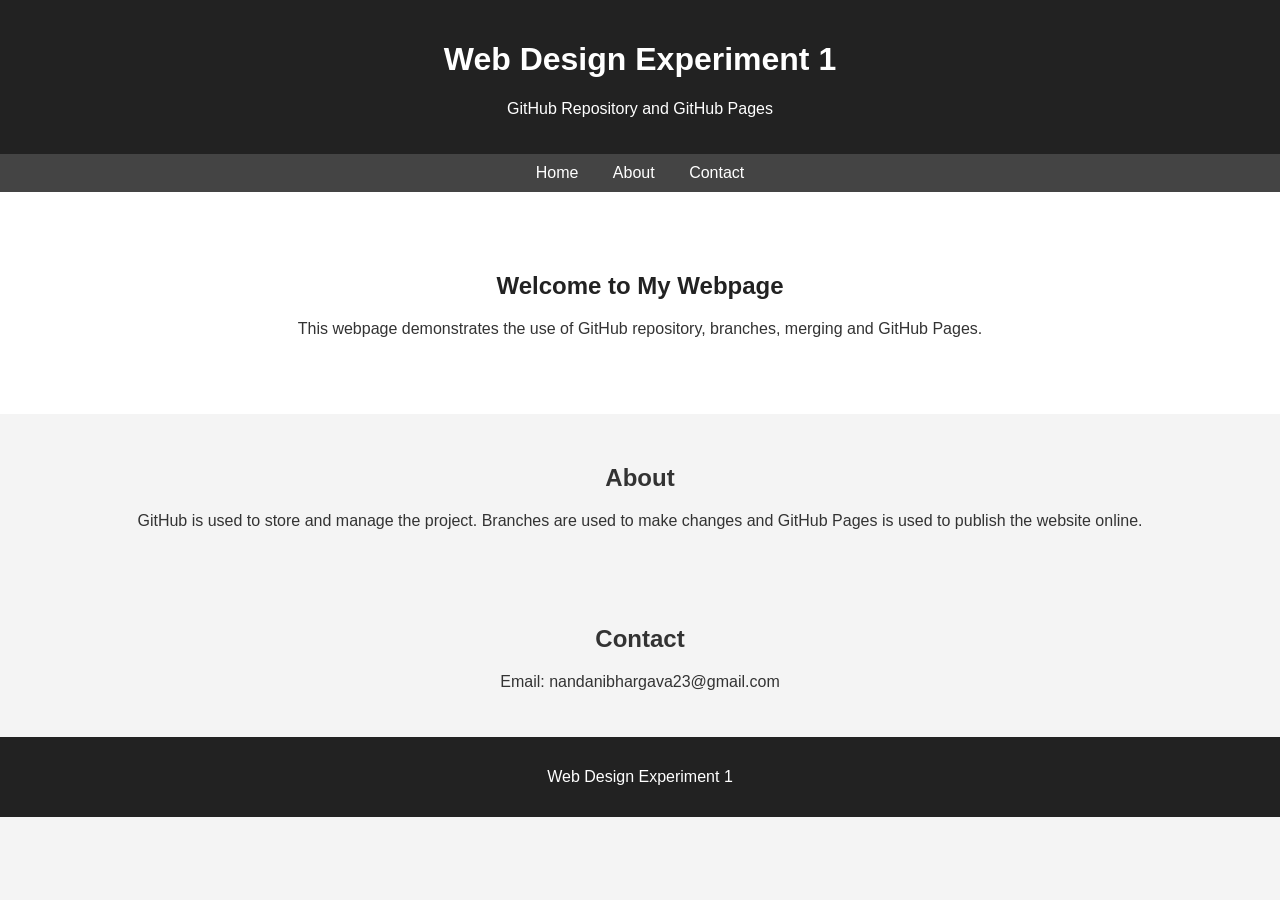
<file: Web-Designing-Lab-Exp1-6/exp1-github/index.html>
<!DOCTYPE html>
<html lang="en">
<head>
    <meta charset="UTF-8">
    <meta name="viewport" content="width=device-width, initial-scale=1.0">
    <title>Web Design Experiment 1</title>
    <style>
        body {
            font-family: Arial, sans-serif; 
            margin: 0;
            background-color: #f4f4f4; 
            color: #333;
        }
        header {
            background-color: #222; 
            color: white;
            padding: 20px; 
            text-align: center;
        }
        nav {
            background-color: #444; 
            padding: 10px;
            text-align: center;
        }
        nav a {
            color: white;
            text-decoration: none; 
            margin: 0 15px;
        }
        .hero {
            padding: 60px 20px; 
            text-align: center;
            background-color: white;
        }
        .hero h1 { 
            color: #222;
        }
        section {
            padding: 30px;
            text-align: center;
        }
        footer {
            background-color: #222; 
            color: white;
            text-align: center; 
            padding: 15px;
        }
    </style>
</head>
<body>
    <header>
        <h1>Web Design Experiment 1</h1>
        <p>GitHub Repository and GitHub Pages</p>
    </header>
    <nav>
        <a href="#home">Home</a>
        <a href="#about">About</a>
        <a href="#contact">Contact</a>
    </nav>
    <section class="hero" id="home">
        <h1>Welcome to My Webpage</h1>
        <p>This webpage demonstrates the use of GitHub repository, branches, merging and GitHub Pages.</p>
    </section>
    <section id="about">
        <h2>About</h2>
        <p>GitHub is used to store and manage the project. Branches are used to make changes and GitHub Pages is used to publish the website online.</p>
    </section>
    <section id="contact">
        <h2>Contact</h2>
        <p>Email: nandanibhargava23@gmail.com</p>
    </section>
    <footer>
        <p>Web Design Experiment 1</p>
    </footer>
</body>
</html>
</file>
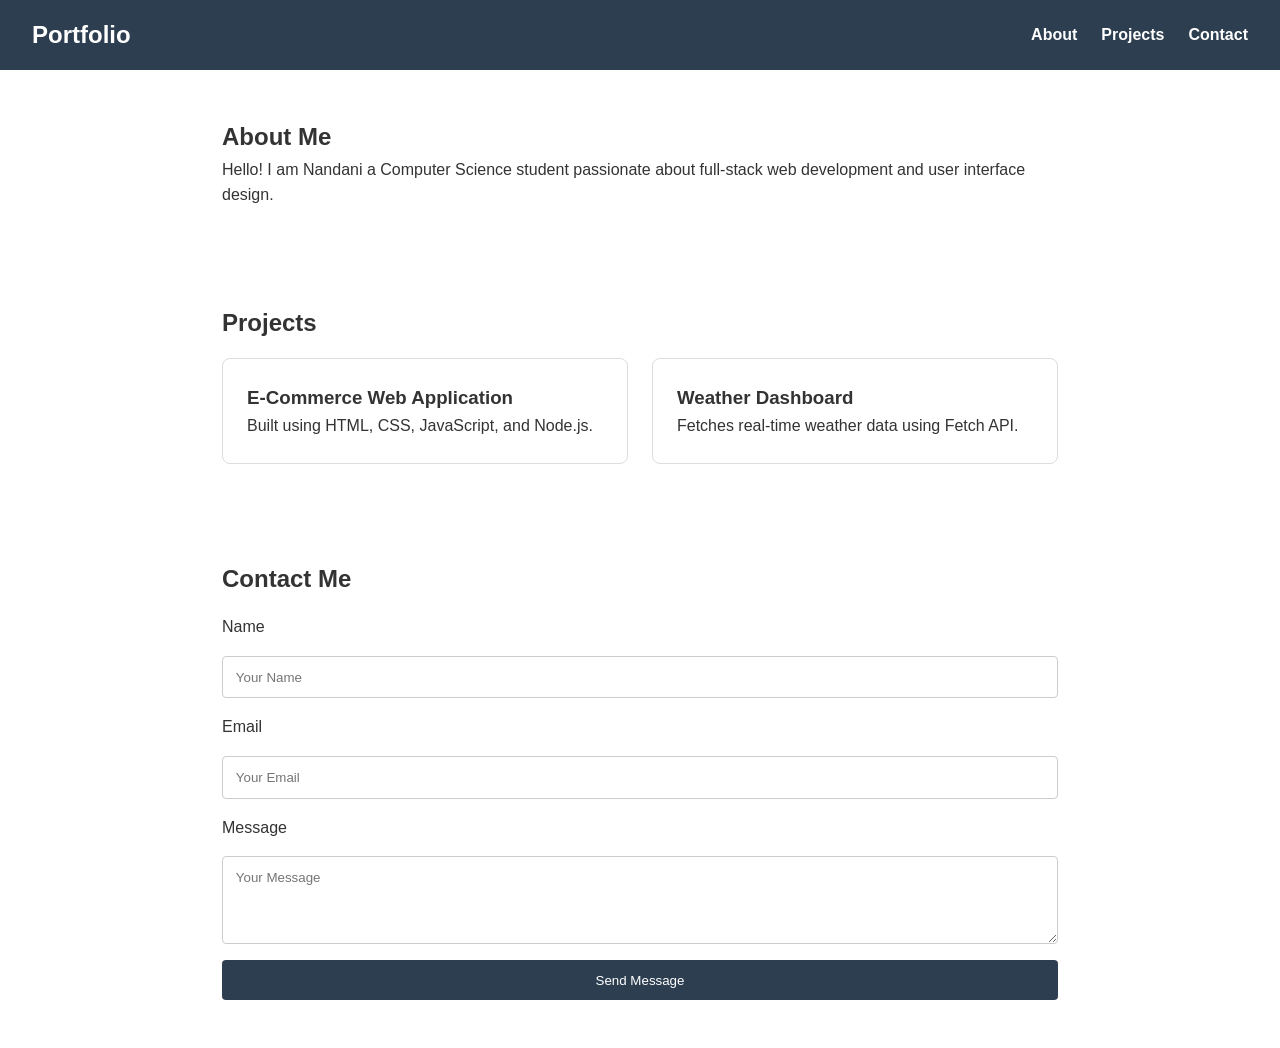
<file: Web-Designing-Lab-Exp1-6/exp2-portfolio/index.html>
<!DOCTYPE html>
<html lang="en">
<head>
  <meta charset="UTF-8">
  <meta name="viewport" content="width=device-width, initial-scale=1.0">
  <title>My Personal Portfolio</title>
  <link rel="stylesheet" href="style.css">
</head>
<body>
  <header>
    <nav class="navbar">
      <div class="logo">Portfolio</div>
      <ul class="nav-links">
        <li><a href="#about">About</a></li>
        <li><a href="#projects">Projects</a></li>
        <li><a href="#contact">Contact</a></li>
      </ul>
    </nav>
  </header>

  <section id="about" class="section">
    <h1>About Me</h1>
    <p>Hello! I am  Nandani a Computer Science student passionate about full-stack web development and user interface design.</p>
  </section>

  <section id="projects" class="section">
    <h2>Projects</h2>
    <div class="project-grid">
      <div class="project-card">
        <h3>E-Commerce Web Application</h3>
        <p>Built using HTML, CSS, JavaScript, and Node.js.</p>
      </div>
      <div class="project-card">
        <h3>Weather Dashboard</h3>
        <p>Fetches real-time weather data using Fetch API.</p>
      </div>
    </div>
  </section>

  <section id="contact" class="section">
    <h2>Contact Me</h2>
    <form class="contact-form">
      <label for="name">Name</label>
      <input type="text" id="name" required placeholder="Your Name">

      <label for="email">Email</label>
      <input type="email" id="email" required placeholder="Your Email">

      <label for="message">Message</label>
      <textarea id="message" rows="4" required placeholder="Your Message"></textarea>

      <button type="submit">Send Message</button>
    </form>
  </section>
</body>
</html>
</file>
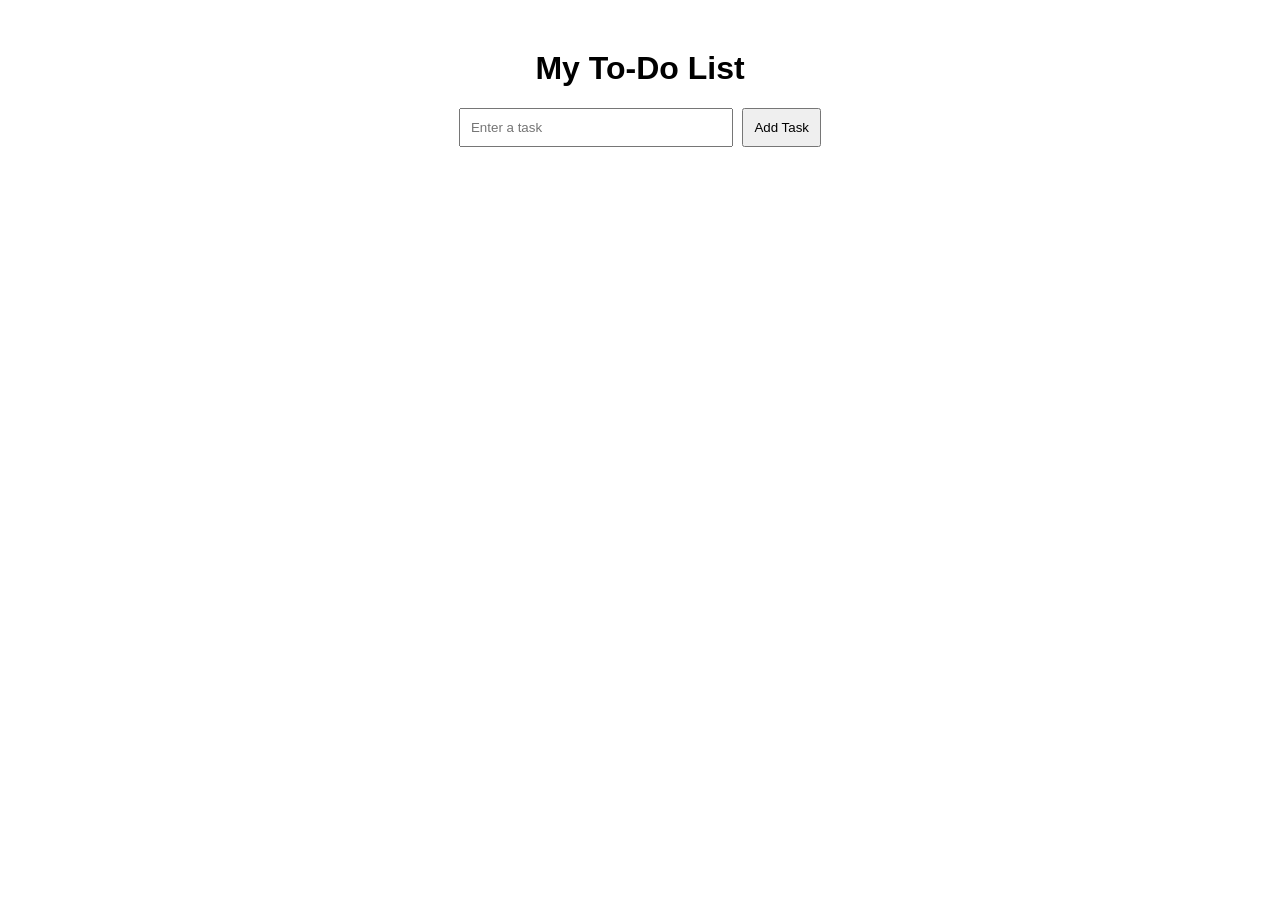
<file: Web-Designing-Lab-Exp1-6/exp3-todo/index.html>
<!DOCTYPE html>
<html>
<head>
    <title>To-Do List</title>
    <link rel="stylesheet" href="style.css">
</head>
<body>
    <h1>My To-Do List</h1>
    <input type="text" id="taskInput" placeholder="Enter a task">
    <button onclick="addTask()">Add Task</button>
    <ul id="taskList"></ul>

    <script src="script.js"></script>
</body>
</html>
</file>
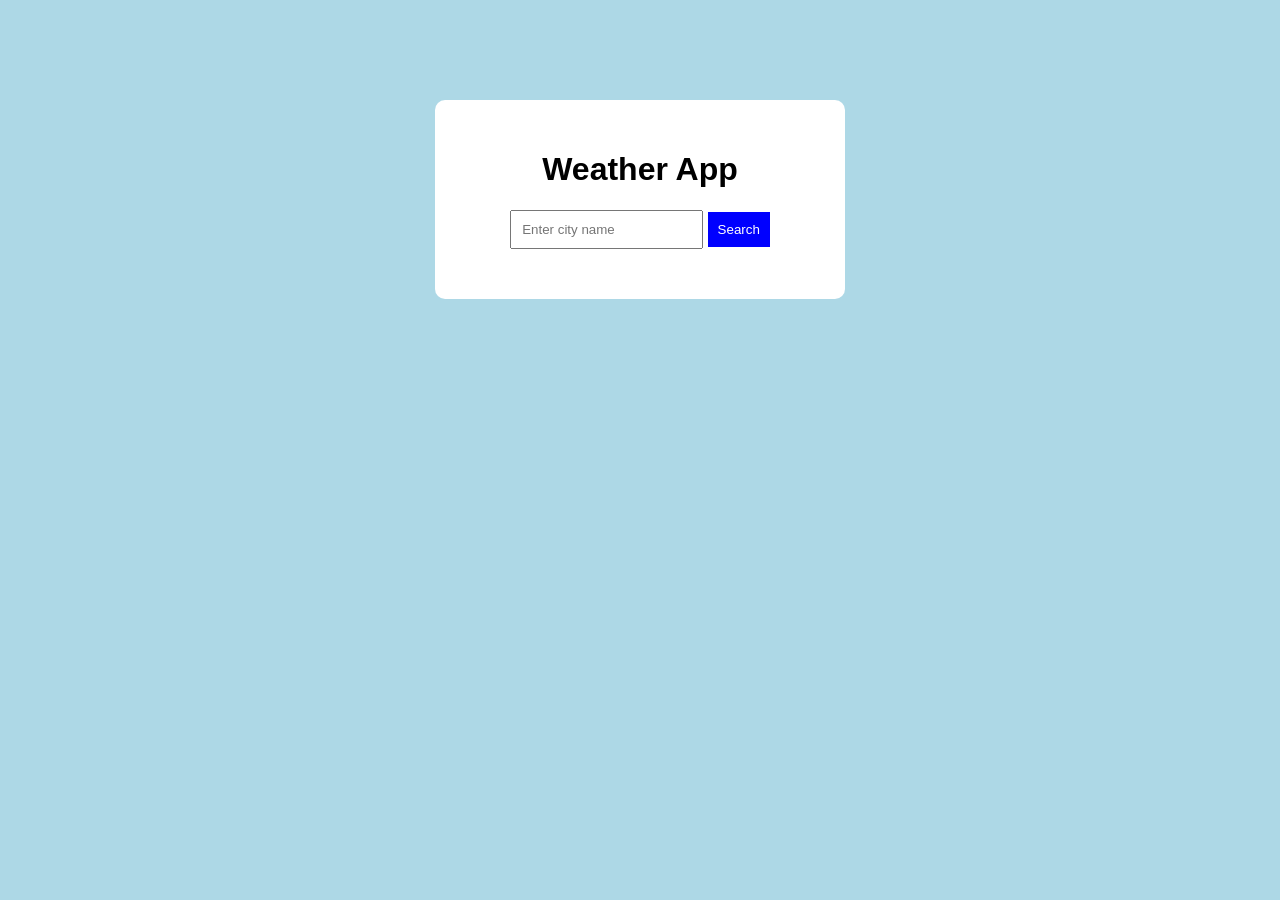
<file: Web-Designing-Lab-Exp1-6/exp5-weather/index.html>
<!DOCTYPE html>
<html>
<head>
    <title>Weather App</title>
    <link rel="stylesheet" href="style.css">
</head>
<body>
    <div class="container">
        <h1>Weather App</h1>
        <input type="text" id="city" placeholder="Enter city name">
        <button onclick="getWeather()">Search</button>
        <div id="result"></div>
    </div>
    <script src="script.js"></script>
</body>
</html>
</file>
<file: Web-Designing-Lab-Exp1-6/exp2-portfolio/style.css>
* {
  box-sizing: border-box;
  margin: 0;
  padding: 0;
  font-family: Arial, sans-serif;
}

body {
  line-height: 1.6;
  color: #333;
}

.navbar {
  display: flex;
  justify-content: space-between;
  align-items: center;
  background-color: #2c3e50;
  padding: 1rem 2rem;
}

.navbar .logo {
  color: #fff;
  font-size: 1.5rem;
  font-weight: bold;
}

.nav-links {
  list-style: none;
  display: flex;
  gap: 1.5rem;
}

.nav-links a {
  color: #fff;
  text-decoration: none;
  font-weight: bold;
}

.section {
  padding: 3rem 2rem;
  max-width: 900px;
  margin: 0 auto;
}

.project-grid {
  display: flex;
  gap: 1.5rem;
  margin-top: 1rem;
}

.project-card {
  border: 1px solid #ddd;
  padding: 1.5rem;
  border-radius: 8px;
  flex: 1;
}

.contact-form {
  display: flex;
  flex-direction: column;
  gap: 1rem;
  margin-top: 1rem;
}

.contact-form input, .contact-form textarea {
  padding: 0.8rem;
  border: 1px solid #ccc;
  border-radius: 4px;
}

.contact-form button {
  padding: 0.8rem;
  background-color: #2c3e50;
  color: white;
  border: none;
  border-radius: 4px;
  cursor: pointer;
}
</file>
<file: Web-Designing-Lab-Exp1-6/exp3-todo/style.css>
body {
    font-family: Arial;
    text-align: center;
    margin-top: 50px;
}

input {
    padding: 10px;
    width: 250px;
}

button {
    padding: 10px;
    margin-left: 5px;
    cursor: pointer;
}

li {
    list-style: none;
    margin: 15px;
    font-size: 18px;
}

.completed {
    text-decoration: line-through;
}

li button {
    margin-left: 20px;
}
</file>
<file: Web-Designing-Lab-Exp1-6/exp5-weather/style.css>
body {
    font-family: Arial;
    background: lightblue;
    text-align: center;
}

.container {
    background: white;
    width: 350px;
    margin: 100px auto;
    padding: 30px;
    border-radius: 10px;
}

input {
    padding: 10px;
}

button {
    padding: 10px;
    background: blue;
    color: white;
    border: none;
    cursor: pointer;
}

#result {
    margin-top: 20px;
}
</file>
